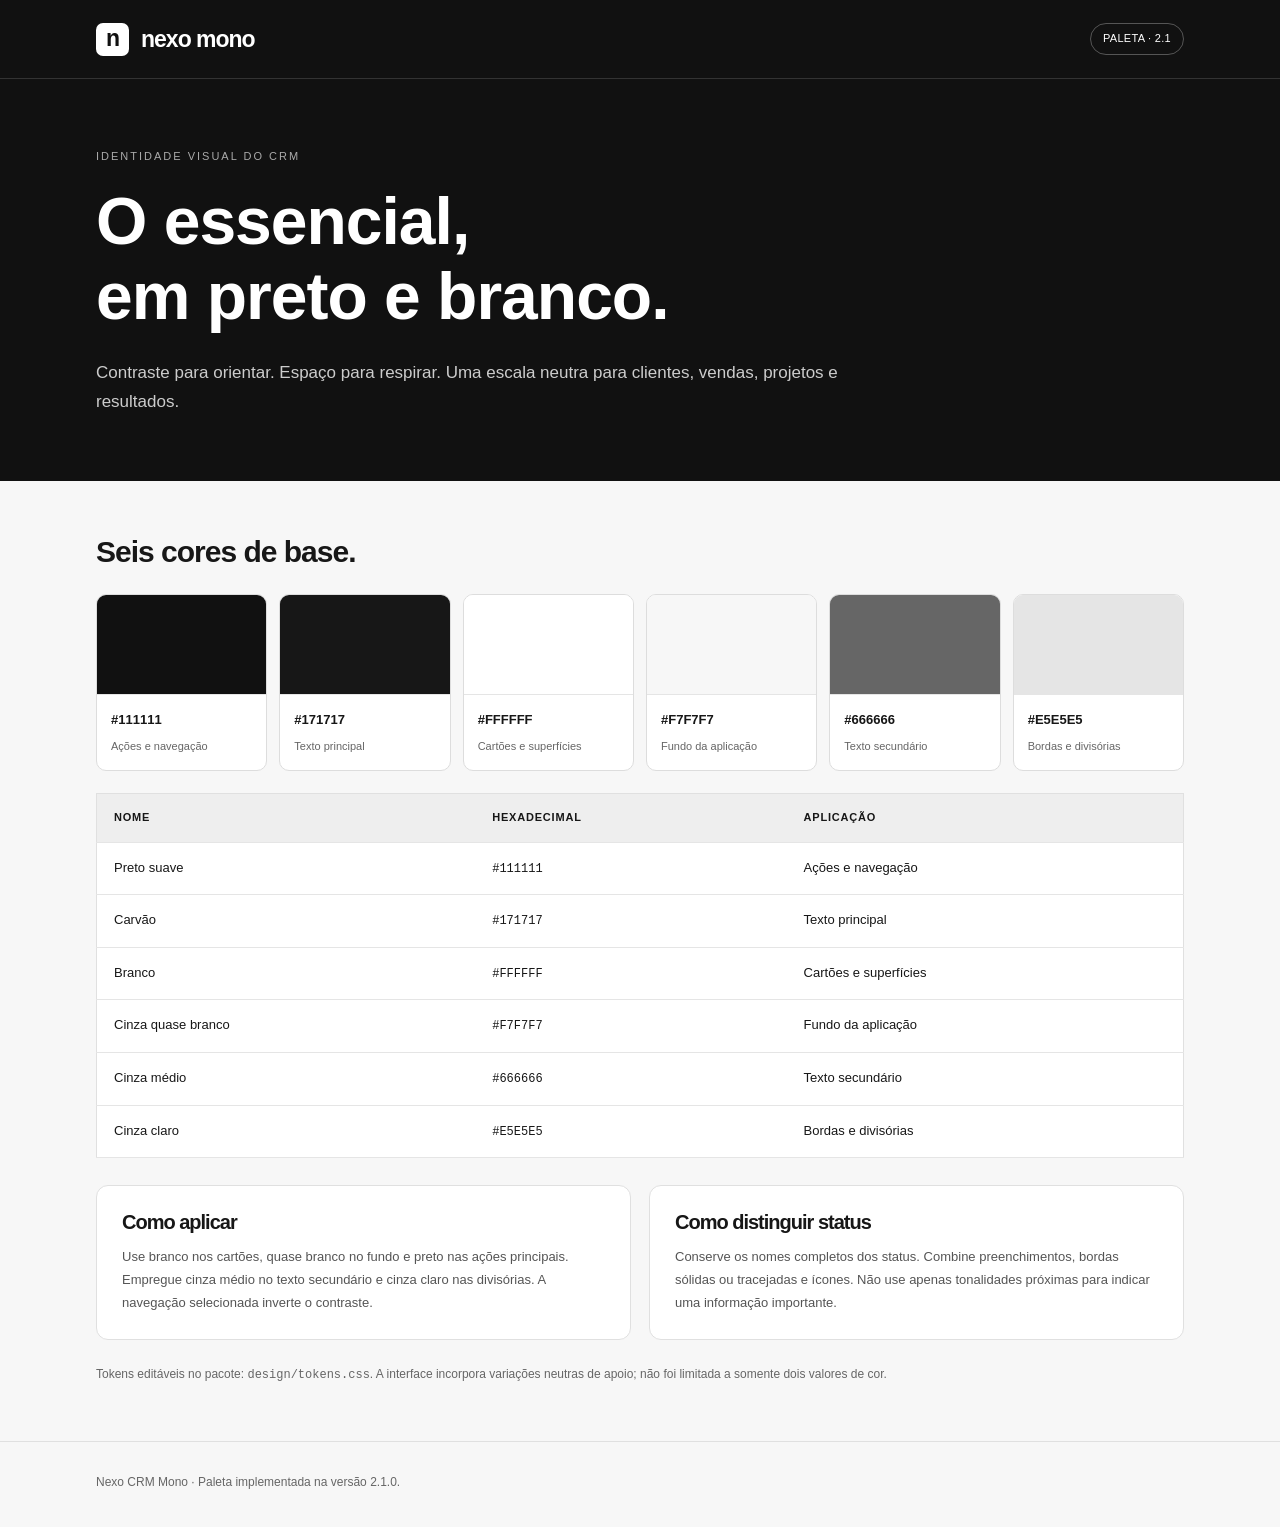
<file: design/PALETA.html>
<!doctype html><html lang="pt-BR"><head><meta charset="utf-8"><meta name="viewport" content="width=device-width,initial-scale=1"><title>Paleta Nexo Mono</title><style>*{box-sizing:border-box}html{scroll-behavior:smooth}body{margin:0;color:#171717;background:#f7f7f7;font:15px/1.75 -apple-system,BlinkMacSystemFont,"Segoe UI",sans-serif;-webkit-font-smoothing:antialiased}a{color:inherit;text-underline-offset:4px}h1,h2,h3,p{margin:0}h1,h2,h3{line-height:1.14;letter-spacing:-1px}h1{font-size:clamp(36px,5.5vw,66px);max-width:880px}h2{font-size:30px;margin-bottom:16px}h3{font-size:20px;margin-bottom:12px}p+p{margin-top:12px}.wrap{max-width:1160px;margin:auto;padding:0 36px}.top{border-bottom:1px solid #333333;background:#111111;color:white}.top .wrap{display:flex;align-items:center;justify-content:space-between;gap:16px;min-height:78px}.brand{font-weight:750;font-size:23px;letter-spacing:-1px;display:flex;align-items:center;gap:12px}.mark{background:#ffffff;color:#111111;width:33px;height:33px;border-radius:7px;text-align:center;line-height:30px}.pill{border:1px solid #555555;border-radius:100px;padding:5px 12px;font-size:11px;letter-spacing:.3px;white-space:nowrap}.hero{background:#111111;color:#ffffff;padding:68px 0 64px}.kicker{font-size:11px;letter-spacing:2px;text-transform:uppercase;color:#aaaaaa;margin-bottom:18px}.hero p{max-width:780px;font-size:17px;color:#cccccc;margin-top:23px}.hero-actions{display:flex;gap:12px;flex-wrap:wrap;margin-top:28px}.button{display:inline-block;background:#ffffff;color:#111111;border:1px solid #ffffff;padding:11px 19px;border-radius:7px;font-weight:650;font-size:13px;text-decoration:none}.button.secondary{background:transparent;color:#ffffff;border-color:#555555}.section{padding:54px 0;border-bottom:1px solid #e0e0e0}.section>.wrap>p{max-width:800px;color:#555555}.notice{background:#ffffff;border:1px solid #dddddd;border-left:4px solid #111111;padding:22px 25px;border-radius:8px;font-size:14px;margin:0 0 28px}.notice p{color:#555555}.notice strong{color:#111111}.grid{display:grid;grid-template-columns:repeat(3,minmax(0,1fr));gap:18px;margin-top:27px}.box{border:1px solid #e0e0e0;background:#ffffff;border-radius:12px;padding:25px}.box p{font-size:13px;color:#555555}.number{width:29px;height:29px;border:1px solid #cccccc;border-radius:7px;display:grid;place-items:center;font-size:12px;font-weight:700;margin-bottom:20px}.swatches{display:grid;grid-template-columns:repeat(6,minmax(0,1fr));gap:12px;margin-top:25px}.swatch{border:1px solid #dddddd;border-radius:10px;overflow:hidden;background:#ffffff}.sample{height:100px;border-bottom:1px solid #e5e5e5}.swatch-text{padding:14px}.swatch b{font-size:13px;display:block}.swatch small{display:block;font-size:11px;color:#666666;margin-top:5px}.preview{background:#ffffff;border:1px solid #dddddd;border-radius:13px;overflow:hidden;margin:28px 0 0;box-shadow:0 16px 45px #0000000a}.preview img{display:block;width:100%;height:auto}.caption{padding:13px 18px;font-size:11px;color:#666666;border-top:1px solid #e5e5e5}details{background:white;border:1px solid #dddddd;border-radius:10px;padding:18px 22px;margin-top:16px}summary{cursor:pointer;font-size:14px;font-weight:650}details p,details ul{margin-top:16px;font-size:14px;color:#555555}details img{display:block;max-width:100%;margin:24px auto 0;border:1px solid #e5e5e5;border-radius:8px}table{width:100%;border-collapse:collapse;margin:22px 0;font-size:13px;background:white;border:1px solid #e0e0e0}td,th{padding:14px 17px;border-bottom:1px solid #e5e5e5;text-align:left;vertical-align:top}th{background:#eeeeee;font-size:11px;text-transform:uppercase;letter-spacing:.8px}code{font:12px/1.8 ui-monospace,SFMono-Regular,Consolas,monospace;overflow-wrap:anywhere}pre{white-space:pre-wrap;background:#111111;color:#ffffff;padding:20px;border-radius:9px;overflow:auto;margin-top:20px}.sources{font-size:12px;color:#666666;margin-top:24px;display:flex;gap:10px 20px;flex-wrap:wrap}.foot{padding:30px 0 40px;font-size:12px;color:#666666}.two{grid-template-columns:1fr 1fr}.small{font-size:12px!important;color:#666666!important}.spaced{margin-top:24px!important}.darkbox{background:#111111;color:white}.darkbox p{color:#cccccc}.darkbox .number{border-color:#555555}a:focus-visible,summary:focus-visible{outline:2px solid #666666;outline-offset:5px}@media(max-width:760px){.wrap{padding:0 20px}.top .wrap{min-height:75px;flex-wrap:wrap;padding-top:15px;padding-bottom:15px}.hero{padding:45px 0}.pill{font-size:9px}.hero p{font-size:15px}.section{padding:36px 0}.grid,.two{grid-template-columns:1fr}.swatches{grid-template-columns:repeat(2,1fr)}.sample{height:75px}h2{font-size:27px}th,td{padding:11px;font-size:12px}.notice{padding:18px}.box{padding:22px}}@media print{.hero,.top,.darkbox{background:white;color:#111111}.hero p,.darkbox p{color:#555555}.hero-actions{display:none}details{break-inside:avoid}h2,h3{break-after:avoid}.section{padding:28px 0}body{background:white}}</style></head><body><header class="top"><div class="wrap"><div class="brand"><span class="mark">n</span>nexo mono</div><span class="pill">PALETA · 2.1</span></div></header><section class="hero"><div class="wrap"><div class="kicker">Identidade visual do CRM</div><h1>O essencial,<br>em preto e branco.</h1><p>Contraste para orientar. Espaço para respirar. Uma escala neutra para clientes, vendas, projetos e resultados.</p></div></section><section class="section"><div class="wrap"><h2>Seis cores de base.</h2><div class="swatches"><div class="swatch"><div class="sample" style="background:#111111"></div><div class="swatch-text"><b>#111111</b><small>Ações e navegação</small></div></div><div class="swatch"><div class="sample" style="background:#171717"></div><div class="swatch-text"><b>#171717</b><small>Texto principal</small></div></div><div class="swatch"><div class="sample" style="background:#FFFFFF"></div><div class="swatch-text"><b>#FFFFFF</b><small>Cartões e superfícies</small></div></div><div class="swatch"><div class="sample" style="background:#F7F7F7"></div><div class="swatch-text"><b>#F7F7F7</b><small>Fundo da aplicação</small></div></div><div class="swatch"><div class="sample" style="background:#666666"></div><div class="swatch-text"><b>#666666</b><small>Texto secundário</small></div></div><div class="swatch"><div class="sample" style="background:#E5E5E5"></div><div class="swatch-text"><b>#E5E5E5</b><small>Bordas e divisórias</small></div></div></div><table><thead><tr><th>Nome</th><th>Hexadecimal</th><th>Aplicação</th></tr></thead><tbody><tr><td>Preto suave</td><td><code>#111111</code></td><td>Ações e navegação</td></tr><tr><td>Carvão</td><td><code>#171717</code></td><td>Texto principal</td></tr><tr><td>Branco</td><td><code>#FFFFFF</code></td><td>Cartões e superfícies</td></tr><tr><td>Cinza quase branco</td><td><code>#F7F7F7</code></td><td>Fundo da aplicação</td></tr><tr><td>Cinza médio</td><td><code>#666666</code></td><td>Texto secundário</td></tr><tr><td>Cinza claro</td><td><code>#E5E5E5</code></td><td>Bordas e divisórias</td></tr></tbody></table><div class="grid two"><div class="box"><h3>Como aplicar</h3><p>Use branco nos cartões, quase branco no fundo e preto nas ações principais. Empregue cinza médio no texto secundário e cinza claro nas divisórias. A navegação selecionada inverte o contraste.</p></div><div class="box"><h3>Como distinguir status</h3><p>Conserve os nomes completos dos status. Combine preenchimentos, bordas sólidas ou tracejadas e ícones. Não use apenas tonalidades próximas para indicar uma informação importante.</p></div></div><p class="small spaced">Tokens editáveis no pacote: <code>design/tokens.css</code>. A interface incorpora variações neutras de apoio; não foi limitada a somente dois valores de cor.</p></div></section><footer class="foot"><div class="wrap">Nexo CRM Mono · Paleta implementada na versão 2.1.0.</div></footer></body></html>
</file>
